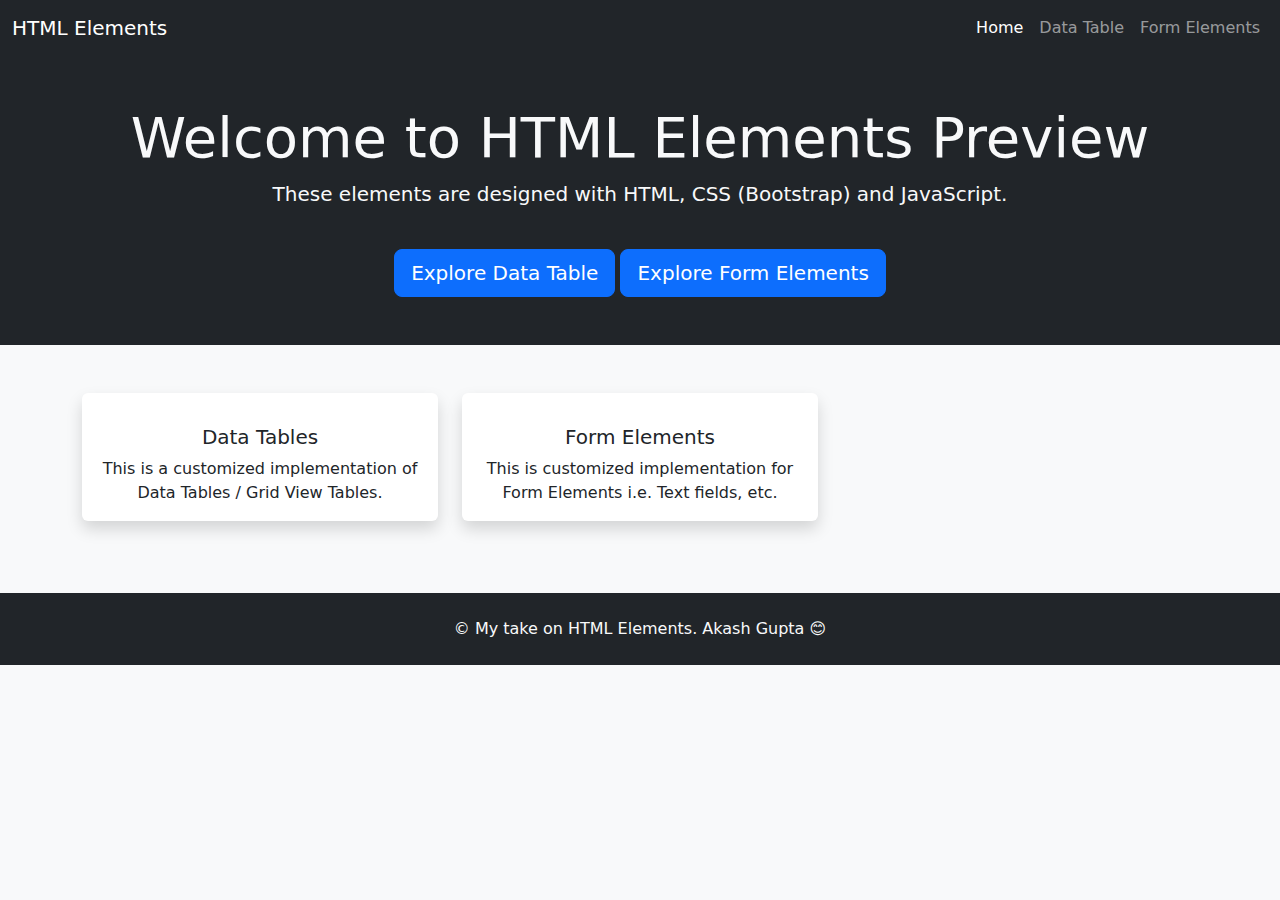
<file: index.html>
<!DOCTYPE html>
<html lang="en">

<head>
    <meta charset="UTF-8">
    <meta name="viewport" content="width=device-width, initial-scale=1.0">
    <title>HTML Elements Preview</title>
    <link href="https://cdn.jsdelivr.net/npm/bootstrap@5.3.3/dist/css/bootstrap.min.css" rel="stylesheet"
        integrity="sha384-QWTKZyjpPEjISv5WaRU9OFeRpok6YctnYmDr5pNlyT2bRjXh0JMhjY6hW+ALEwIH" crossorigin="anonymous">
    <link rel="stylesheet" href="style.css">
</head>

<body class="bg-light">
    <!-- Navbar -->
    <nav class="navbar navbar-expand-lg navbar-dark bg-dark">
        <div class="container-fluid">
            <a class="navbar-brand" href="#">HTML Elements</a>
            <button class="navbar-toggler" type="button" data-bs-toggle="collapse" data-bs-target="#navbarNav"
                aria-controls="navbarNav" aria-expanded="false" aria-label="Toggle navigation">
                <span class="navbar-toggler-icon"></span>
            </button>
            <div class="collapse navbar-collapse" id="navbarNav">
                <ul class="navbar-nav ms-auto">
                    <li class="nav-item">
                        <a class="nav-link active" aria-current="page" href="#">Home</a>
                    </li>
                    <li class="nav-item">
                        <a class="nav-link" href="datatable.html">Data Table</a>
                    </li>
                    <li class="nav-item">
                        <a class="nav-link" href="formelements.html">Form Elements</a>
                    </li>
                </ul>
            </div>
        </div>
    </nav>

    <!-- Hero Section -->
    <div class="container-fluid bg-dark text-light text-center py-5">
        <div class="container">
            <h1 class="display-4">Welcome to HTML Elements Preview</h1>
            <p class="lead">These elements are designed with HTML, CSS (Bootstrap) and JavaScript.</p>
            <a href="datatable.html" class="btn btn-primary btn-lg mt-4">Explore Data Table</a>
            <a href="formelements.html" class="btn btn-primary btn-lg mt-4">Explore Form Elements</a>
        </div>
    </div>

    <!-- Features Section -->
    <div class="container my-5">
        <div class="row text-center">
            <div class="col-lg-4 mb-4">
                <a href="datatable.html" class="text-decoration-none">
                    <div class="card border-0 shadow">
                        <div class="card-body">
                            <i class="bi bi-lock display-4 text-success"></i>
                            <h5 class="card-title mt-3">Data Tables</h5>
                            <p class="card-text">This is a customized implementation of Data Tables / Grid View Tables.
                            </p>
                        </div>
                    </div>
                </a>
            </div>
            <div class="col-lg-4 mb-4">
                <a href="formelements.html" class="text-decoration-none">
                    <div class="card border-0 shadow">
                        <div class="card-body">
                            <i class="bi bi-bar-chart-line display-4 text-danger"></i>
                            <h5 class="card-title mt-3">Form Elements</h5>
                            <p class="card-text">This is customized implementation for Form Elements i.e. Text fields,
                                etc.</p>
                        </div>
                    </div>
                </a>
            </div>
        </div>
    </div>

    <!-- Footer -->
    <footer class="bg-dark text-light py-4">
        <div class="container text-center">
            <p class="mb-0">&copy; My take on HTML Elements. Akash Gupta 😊</p>
        </div>
    </footer>



    <!-- including JavaScript files-->
    <script src="script.js"></script>

    <!-- Include Bootstrap libraries -->
    <script src="https://cdn.jsdelivr.net/npm/bootstrap@5.3.3/dist/js/bootstrap.bundle.min.js"
        integrity="sha384-YvpcrYf0tY3lHB60NNkmXc5s9fDVZLESaAA55NDzOxhy9GkcIdslK1eN7N6jIeHz"
        crossorigin="anonymous"></script>
</body>

</html>
</file>
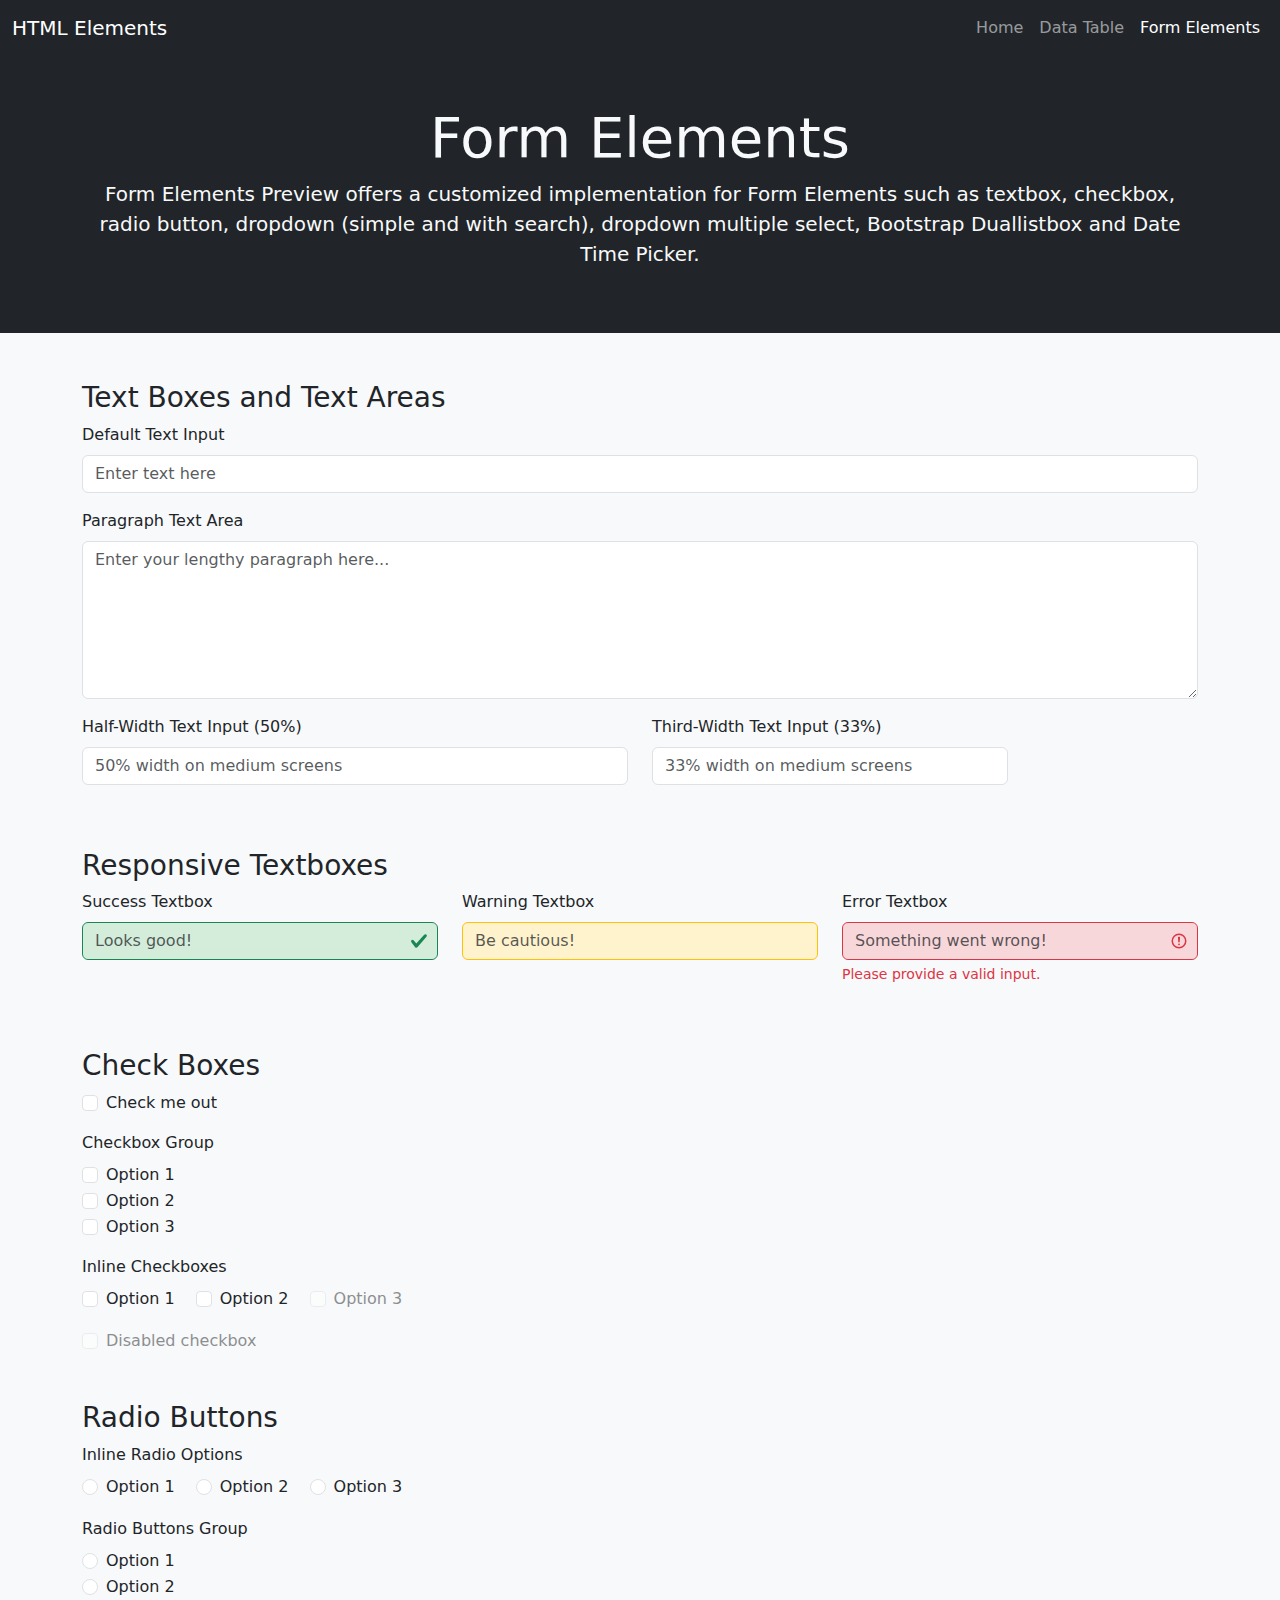
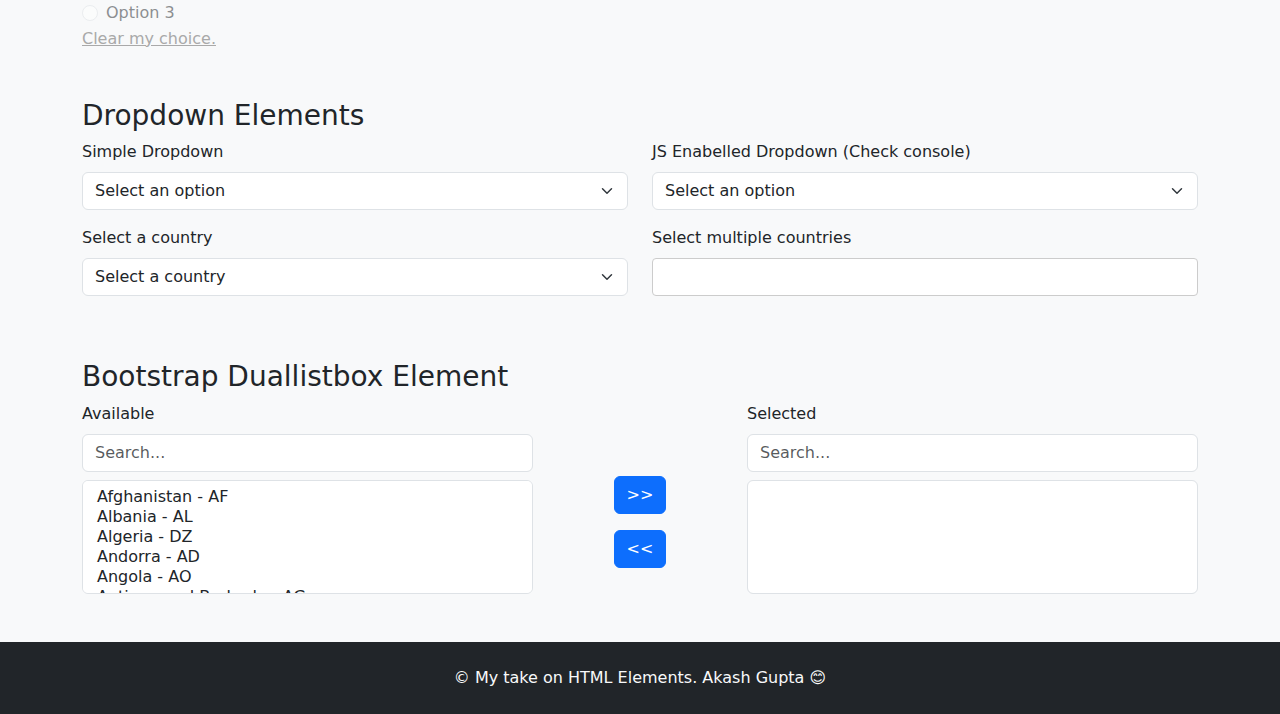
<file: formelements.html>
<!DOCTYPE html>
<html lang="en">

<head>
    <meta charset="UTF-8">
    <meta name="viewport" content="width=device-width, initial-scale=1.0">
    <title>Form Elements Preview</title>

    <!-- CSS (Bootstrap) inclusion -->
    <link href="https://cdn.jsdelivr.net/npm/bootstrap@5.3.3/dist/css/bootstrap.min.css" rel="stylesheet"
        integrity="sha384-QWTKZyjpPEjISv5WaRU9OFeRpok6YctnYmDr5pNlyT2bRjXh0JMhjY6hW+ALEwIH" crossorigin="anonymous">
    <link rel="stylesheet" href="style.css">
</head>

<body class="bg-light">
    <!-- Navbar -->
    <nav class="navbar navbar-expand-lg navbar-dark bg-dark">
        <div class="container-fluid">
            <a class="navbar-brand" href="index.html">HTML Elements</a>
            <button class="navbar-toggler" type="button" data-bs-toggle="collapse" data-bs-target="#navbarNav"
                aria-controls="navbarNav" aria-expanded="false" aria-label="Toggle navigation">
                <span class="navbar-toggler-icon"></span>
            </button>
            <div class="collapse navbar-collapse" id="navbarNav">
                <ul class="navbar-nav ms-auto">
                    <li class="nav-item">
                        <a class="nav-link" href="index.html">Home</a>
                    </li>
                    <li class="nav-item">
                        <a class="nav-link" href="datatable.html">Data Table</a>
                    </li>
                    <li class="nav-item">
                        <a class="nav-link active" aria-current="page" href="formelements.html">Form Elements</a>
                    </li>
                </ul>
            </div>
        </div>
    </nav>

    <!-- Hero Section -->
    <div class="container-fluid bg-dark text-light text-center py-5">
        <div class="container">
            <h1 class="display-4">Form Elements</h1>
            <p class="lead">Form Elements Preview offers a customized implementation for Form Elements such as textbox,
                checkbox, radio button, dropdown (simple and with search), dropdown multiple select, Bootstrap
                Duallistbox and Date Time Picker.</p>
        </div>
    </div>

    <!-- Text Box Elements Section -->
    <div class="container form-section my-5">
        <h3>Text Boxes and Text Areas</h3>
        <form>
            <!-- Default Size Textbox -->
            <div class="mb-3">
                <label for="mediumTextInput" class="form-label">Default Text Input</label>
                <input type="text" class="form-control" id="textInput" placeholder="Enter text here">
            </div>

            <!-- Textarea for Lengthy Paragraphs -->
            <div class="mb-3">
                <label for="paragraphTextArea" class="form-label">Paragraph Text Area</label>
                <textarea class="form-control" id="paragraphTextArea" rows="6"
                    placeholder="Enter your lengthy paragraph here..."></textarea>
            </div>

            <!-- Textbox with Custom Width Using Bootstrap Grid -->
            <div class="row">
                <div class="col-md-6 mb-3">
                    <label for="halfWidthTextInput" class="form-label">Half-Width Text Input (50%)</label>
                    <input type="text" class="form-control" id="halfWidthTextInput"
                        placeholder="50% width on medium screens">
                </div>
                <div class="col-md-4 mb-3">
                    <label for="thirdWidthTextInput" class="form-label">Third-Width Text Input (33%)</label>
                    <input type="text" class="form-control" id="thirdWidthTextInput"
                        placeholder="33% width on medium screens">
                </div>
            </div>

            <!-- Small Textbox -->
            <!-- <div class="mb-3">
                <label for="smallTextInput" class="form-label">Small Text Input</label>
                <input type="text" class="form-control form-control-sm" id="smallTextInput"
                    placeholder="Small text input">
            </div> -->

            <!-- Large Textbox -->
            <!-- <div class="mb-3">
                <label for="largeTextInput" class="form-label">Large Text Input</label>
                <input type="text" class="form-control form-control-lg" id="largeTextInput"
                    placeholder="Large text input">
            </div> -->
        </form>
    </div>

    <div class="container my-5">
        <h3>Responsive Textboxes</h3>

        <!-- Responsive Textboxes in One Row -->
        <div class="row">
            <!-- Success Textbox -->
            <div class="col-md-4 mb-3">
                <label for="successInput" class="form-label">Success Textbox</label>
                <input type="text" class="form-control is-valid" id="successInput" placeholder="Looks good!">
                <div class="invalid-feedback">
                    Success text input.
                </div>
            </div>

            <!-- Warning Textbox -->
            <div class="col-md-4 mb-3">
                <label for="warningInput" class="form-label">Warning Textbox</label>
                <input type="text" class="form-control is-warning" id="warningInput" placeholder="Be cautious!">
                <div class="invalid-feedback">
                    Warning text input.
                </div>
            </div>

            <!-- Error Textbox -->
            <div class="col-md-4 mb-3">
                <label for="errorInput" class="form-label">Error Textbox</label>
                <input type="text" class="form-control is-invalid" id="errorInput" placeholder="Something went wrong!">
                <div class="invalid-feedback">
                    Please provide a valid input.
                </div>
            </div>
        </div>
    </div>

    <!-- Check Box Elements Section -->
    <div class="container form-section my-5">
        <h3>Check Boxes</h3>
        <form>
            <!-- Checkbox -->
            <div class="mb-3 form-check">
                <input type="checkbox" class="form-check-input" id="checkBox1">
                <label class="form-check-label" for="checkBox1">Check me out</label>
            </div>

            <!-- Checkbox Group -->
            <div class="mb-3">
                <label class="form-label">Checkbox Group</label><br>
                <div class="form-check">
                    <input class="form-check-input" type="checkbox" id="checkBox12" value="option1">
                    <label class="form-check-label" for="checkBox12">Option 1</label>
                </div>
                <div class="form-check">
                    <input class="form-check-input" type="checkbox" id="checkBox13" value="option2">
                    <label class="form-check-label" for="checkBox13">Option 2</label>
                </div>
                <div class="form-check">
                    <input class="form-check-input" type="checkbox" id="checkBox14" value="option3">
                    <label class="form-check-label" for="checkBox14">Option 3</label>
                </div>
            </div>

            <!-- Inline Checkboxes -->
            <div class="mb-3">
                <label class="form-label">Inline Checkboxes</label><br>
                <div class="form-check form-check-inline">
                    <input class="form-check-input" type="checkbox" id="checkBox2" value="option1">
                    <label class="form-check-label" for="checkBox2">Option 1</label>
                </div>
                <div class="form-check form-check-inline">
                    <input class="form-check-input" type="checkbox" id="checkBox3" value="option2">
                    <label class="form-check-label" for="checkBox3">Option 2</label>
                </div>
                <div class="form-check form-check-inline">
                    <input class="form-check-input" type="checkbox" id="checkBox4" value="option3" disabled>
                    <label class="form-check-label" for="checkBox4">Option 3</label>
                </div>
            </div>

            <!-- Disabled Checkbox -->
            <div class="mb-3">
                <div class="form-check">
                    <input class="form-check-input" type="checkbox" id="checkBox6" disabled>
                    <label class="form-check-label" for="checkBox6">Disabled checkbox</label>
                </div>
            </div>
        </form>
    </div>


    <!-- Radio Button Elements Section -->
    <div class="container form-section my-5">
        <h3>Radio Buttons</h3>
        <form>
            <!-- Radio Buttons -->
            <div class="mb-3">
                <label class="form-label">Inline Radio Options</label><br>
                <div class="form-check form-check-inline">
                    <input class="form-check-input" type="radio" name="radioOptions1" id="radio1" value="option1">
                    <label class="form-check-label" for="radio1">Option 1</label>
                </div>
                <div class="form-check form-check-inline">
                    <input class="form-check-input" type="radio" name="radioOptions1" id="radio2" value="option2">
                    <label class="form-check-label" for="radio2">Option 2</label>
                </div>
                <div class="form-check form-check-inline">
                    <input class="form-check-input" type="radio" name="radioOptions1" id="radio3" value="option3">
                    <label class="form-check-label" for="radio3">Option 3</label>
                </div>
            </div>

            <!-- Radio Button Groups -->
            <div class="mb-3">
                <label class="form-label">Radio Buttons Group</label><br>
                <div class="form-check">
                    <input class="form-check-input" type="radio" name="radioOptions2" id="radio11" value="option1">
                    <label class="form-check-label" for="radio11">Option 1</label>
                </div>
                <div class="form-check">
                    <input class="form-check-input" type="radio" name="radioOptions2" id="radio12" value="option2">
                    <label class="form-check-label" for="radio12">Option 2</label>
                </div>
                <div class="form-check">
                    <input class="form-check-input" type="radio" name="radioOptions2" id="radio13" value="option3"
                        disabled>
                    <label class="form-check-label" for="radio13">Option 3</label>
                </div>

                <!-- Clear My Choice Link -->
                <span class="clear-selection" id="clearRadioSelection">Clear my choice.</span>
            </div>
        </form>
    </div>

    <!-- Dropdown Elements Section -->
    <div class="container form-section my-5">
        <h3>Dropdown Elements</h3>

        <!-- Simple Dropdown Element Section -->
        <div class="row">
            <!-- Simple Dropdown -->
            <div class="col-md-6 mb-3">
                <label for="simpleSelectDropdown" class="form-label">Simple Dropdown</label>
                <select class="form-select" id="simpleSelectDropdown">
                    <option selected>Select an option</option>
                    <option value="1" disabled>Option 1</option>
                    <option value="2">Option 2</option>
                    <option value="3">Option 3</option>
                </select>
            </div>

            <!-- JS Enabelled Dropdown -->
            <div class="col-md-6 mb-3">
                <label for="jsEnabelledDropdown" class="form-label">JS Enabelled Dropdown (Check console)</label>
                <select class="form-select" id="jsEnabelledDropdown">
                    <option selected>Select an option</option>
                    <option value="1">Option 1</option>
                    <option value="2">Option 2</option>
                    <option value="3">Option 3</option>
                </select>
            </div>

            <!-- Single Country Select Dropdown -->
            <div class="col-md-6 mb-3">
                <label for="countrySingleSelectDropdown" class="form-label">Select a country</label>
                <select id="countrySingleSelectDropdown" class="form-select">
                    <option selected>Select a country</option>
                    <!-- Options will be populated here using JavaScript -->
                </select>
            </div>

            <!-- Multiple Counties Select Dropdown -->
            <div class="form-group col-md-6 mb-3">
                <label for="countryMultipleSelectDropdown" class="form-label">Select multiple countries</label>
                <div id="countryMultipleSelectDropdown" class="dropdown-container">
                    <div id="selectedItems" class="selected-items"></div>
                    <div id="dropdownList" class="dropdown-list"></div>
                </div>
            </div>

            <!-- Dropdown with Search -->
            <!-- <div class="col-md-6 mb-3">
                <label for="searchSelect" class="form-label">Dropdown with Search</label>
                <select class="form-select" id="searchSelect">
                    <option selected>Search and select an option</option>
                    <option value="1">Option 1</option>
                    <option value="2">Option 2</option>
                    <option value="3">Option 3</option>
                </select>
            </div> -->
        </div>
    </div>

    <!-- Bootstrap Duallistbox Section -->
    <div class="container mt-5">
        <h3>Bootstrap Duallistbox Element</h3>
        <div class="row">
            <div class="col-md-5 mb-5">
                <label for="available" class="form-label">Available</label>
                <input type="text" id="searchAvailable" class="form-control mb-2" placeholder="Search...">
                <select id="available" class="form-control" size="5" multiple>
                    <!-- Options will be populated here using JavaScript -->
                </select>
            </div>

            <div class="col-md-2 d-flex align-items-center justify-content-center">
                <div class="text-center">
                    <button id="moveRight" class="btn btn-primary mb-2">>></button><br>
                    <button id="moveLeft" class="btn btn-primary mt-2"><<</button>
                </div>
            </div>

            <div class="col-md-5 mb-5">
                <label for="selected" class="form-label">Selected</label>
                <input type="text" id="searchSelected" class="form-control mb-2" placeholder="Search...">
                <select id="selected" class="form-control" size="5" multiple></select>
            </div>
        </div>
    </div>


    <!-- Footer -->
    <footer class="bg-dark text-light py-4">
        <div class="container text-center">
            <p class="mb-0">&copy; My take on HTML Elements. Akash Gupta 😊</p>
        </div>
    </footer>




    <!-- including JavaScript files-->
    <script src="script.js"></script>

    <!-- Include Bootstrap libraries -->
    <script src="https://cdn.jsdelivr.net/npm/bootstrap@5.3.3/dist/js/bootstrap.bundle.min.js"
        integrity="sha384-YvpcrYf0tY3lHB60NNkmXc5s9fDVZLESaAA55NDzOxhy9GkcIdslK1eN7N6jIeHz"
        crossorigin="anonymous"></script>
</body>

</html>
</file>
<file: style.css>
/* for navigation bar of each page */
.nav-bar {
    margin: 2px 0 2px;
  }
  
  /* for sortable column headers */
  .sortable:hover {
    cursor: pointer;
  }
  
  /* for search suggestion dropdown */
  #suggestionsDropdown {
    max-height: 200px;
    overflow-y: auto;
    cursor: pointer;
  }
  
  /* for entry forms */
  .form-section {
    margin-top: 2rem;
  }
  
  /* for text boxes */
  .form-control.is-valid {
    border-color: #198754; /* Green border for success */
    background-color: #d4edda; /* Light green background */
  }
  
  .form-control.is-valid:focus {
    box-shadow: 0 0 0 0.2rem rgba(25, 135, 84, 0.25);
  }
  
  .form-control.is-warning {
    border-color: #ffc107; /* Yellow border for warning */
    background-color: #fff3cd; /* Light yellow background */
  }
  
  .form-control.is-warning:focus {
    box-shadow: 0 0 0 0.2rem rgba(255, 193, 7, 0.25);
  }
  
  .form-control.is-invalid {
    border-color: #dc3545; /* Red border for error */
    background-color: #f8d7da; /* Light red background */
  }
  
  .form-control.is-invalid:focus {
    box-shadow: 0 0 0 0.2rem rgba(220, 53, 69, 0.25);
  }
  
  /* for the clear my choice option */
  .clear-selection {
    text-decoration: underline;
    color: darkgray;
    cursor: pointer;
  }
  
  .clear-selection:hover {
    color: gray;
  }
  
  /* for multiple countires select dropdown */
  .dropdown-container {
    position: relative;
    width: 100%;
  }
  
  .dropdown-list {
    display: none;
    position: absolute;
    background-color: #fff;
    border: 1px solid #ccc;
    max-height: 100px;
    overflow-y: auto;
    width: 100%;
    z-index: 1;
  }
  
  .dropdown-list-item {
    padding: 8px 12px;
    cursor: pointer;
  }
  
  .dropdown-list-item:hover {
    background-color: #f1f1f1;
  }
  
  .selected-items {
    display: flex;
    flex-wrap: wrap;
    padding: 2px;
    border: 1px solid #ccc;
    border-radius: 4px;
    min-height: 38px;
    cursor: pointer;
    background-color: #fff;
  }
  
  .selected-item {
    background-color: #007bff;
    color: #fff;
    padding: 2px 8px;
    border-radius: 4px;
    margin-right: 2px;
    margin-bottom: 2px;
    display: inline-flex;
    align-items: center;
  }
  
  .selected-item .remove-item {
    margin-left: 8px;
    cursor: pointer;
  }
</file>
